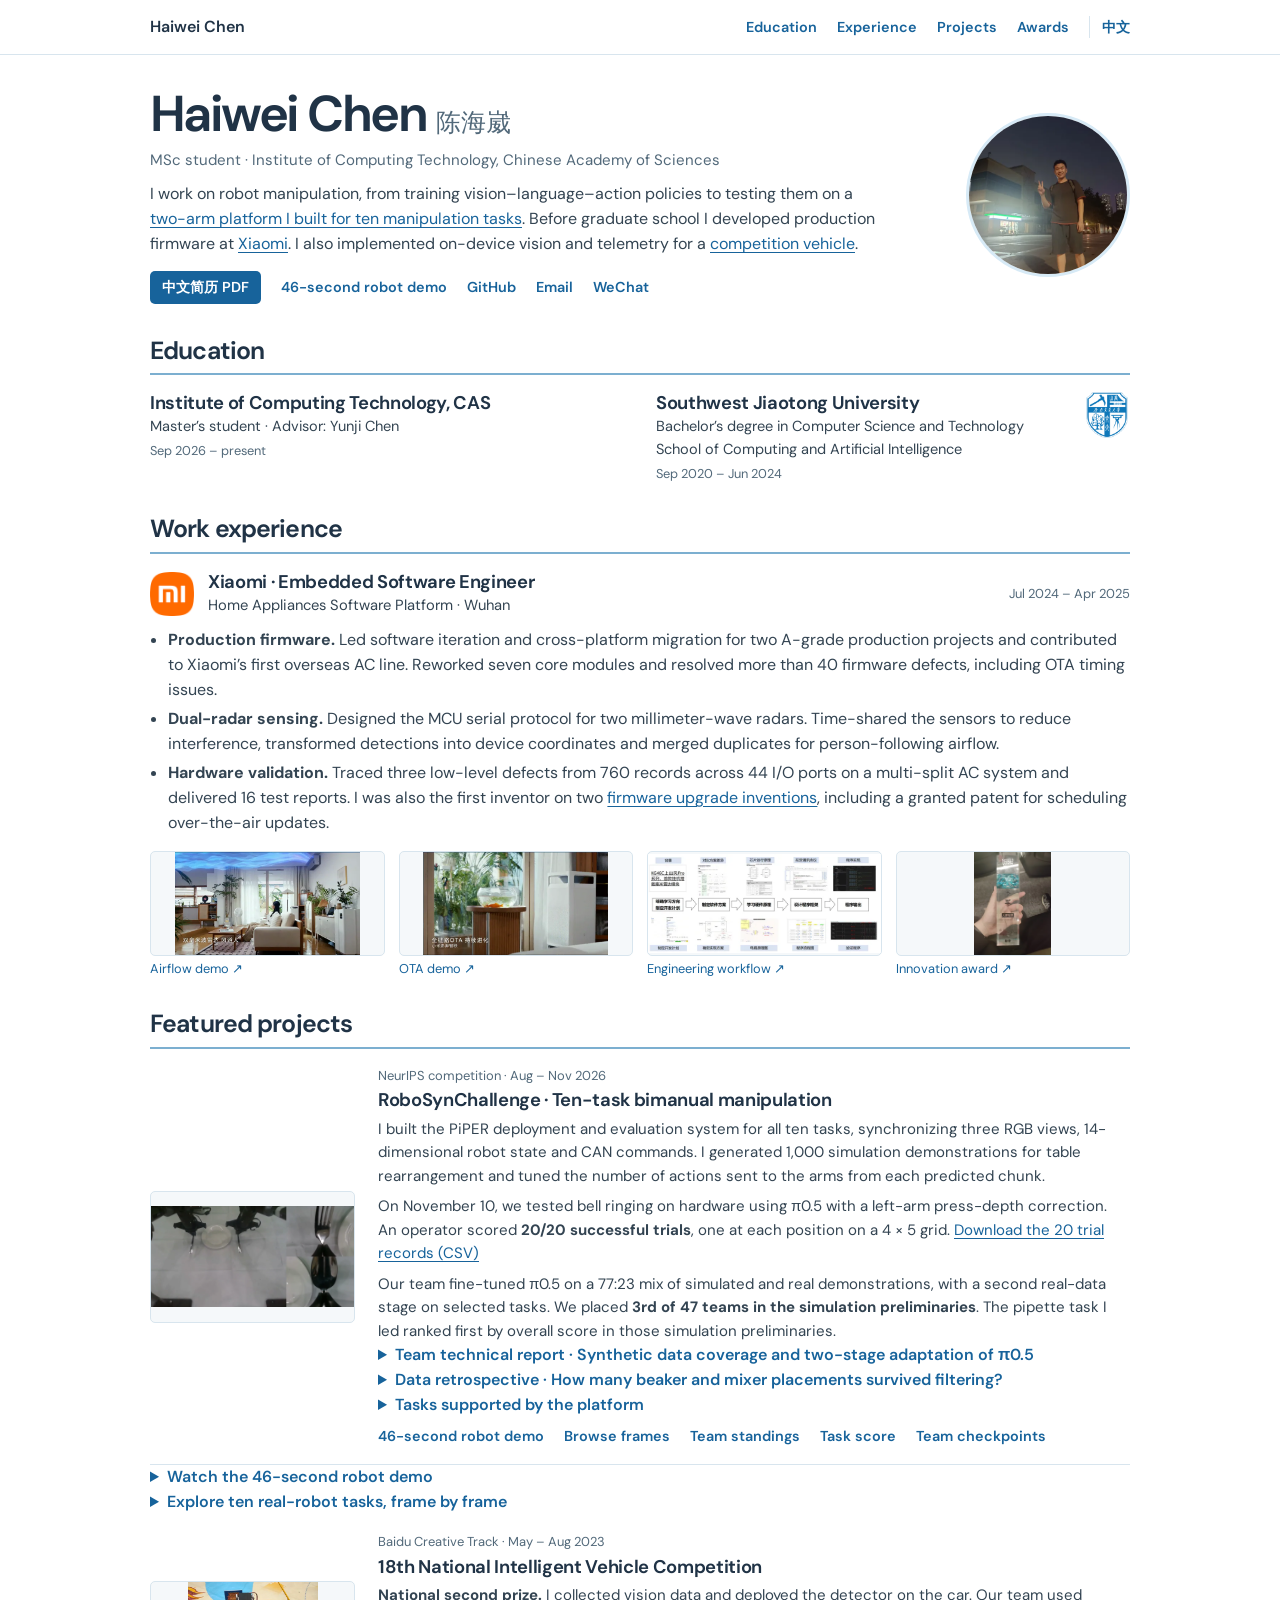
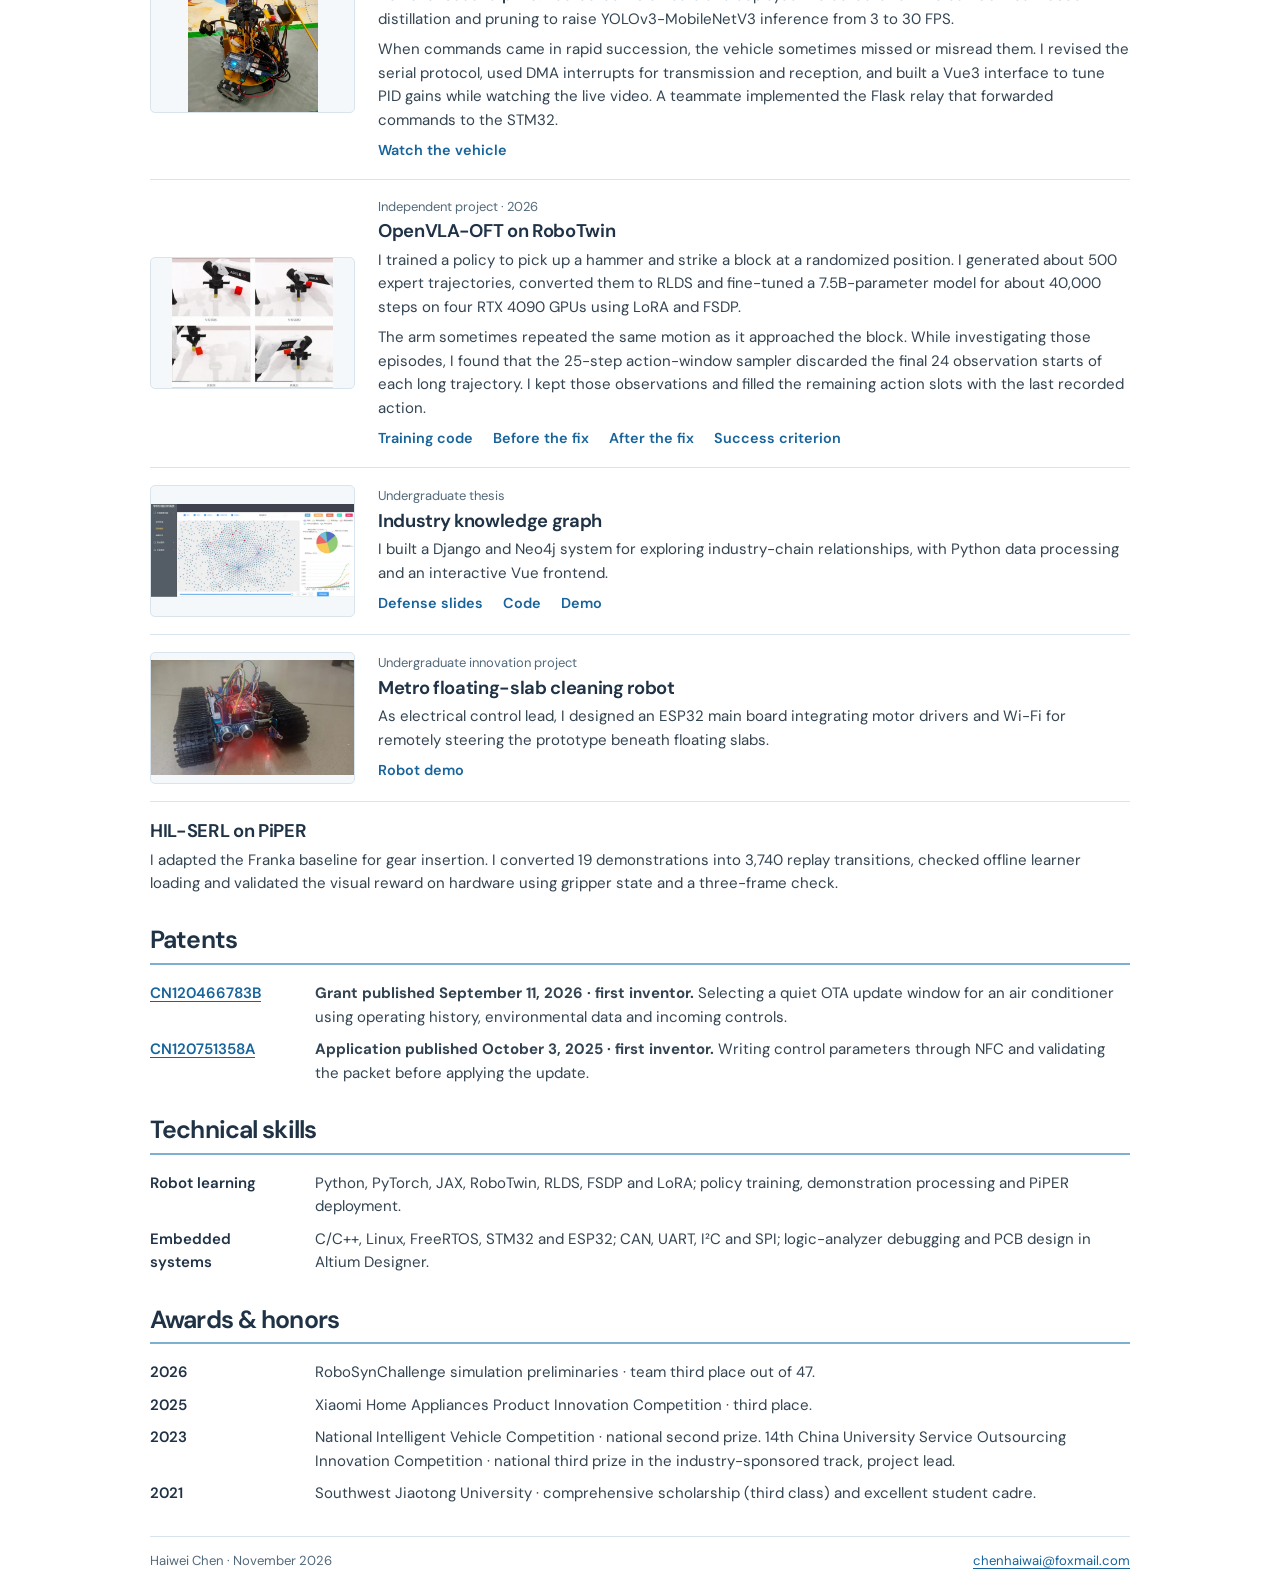
<file: index.html>
<!doctype html>
<html lang="en">
<head>
  <meta charset="utf-8"><meta name="viewport" content="width=device-width, initial-scale=1">
  <title>Haiwei Chen 陈海崴 · Robotics and embedded systems</title>
  <meta name="description" content="Haiwei Chen, MSc student at ICT, Chinese Academy of Sciences. Robot learning, Xiaomi embedded systems, and the National Intelligent Vehicle Competition.">
  <meta property="og:title" content="Haiwei Chen · Robotics and embedded systems">
  <meta property="og:description" content="Selected projects, industry experience and education.">
  <meta property="og:image" content="https://tutuwai.github.io/assets/project/robosyn-table.webp">
  <link rel="alternate" hreflang="zh-CN" href="https://tutuwai.github.io/zh.html">
  <link rel="alternate" hreflang="en" href="https://tutuwai.github.io/">
  <link rel="stylesheet" href="./assets/css/style.css?v=profile7">
</head>
<body>
<a class="skip" href="#main">Skip to content</a>
<header class="bar"><div class="container nav-inner"><a class="wordmark" href="#main">Haiwei Chen</a><nav aria-label="Main"><a href="#education">Education</a><a href="#experience">Experience</a><a href="#projects">Projects</a><a href="#awards">Awards</a><a class="language" lang="zh-CN" hreflang="zh-CN" href="./zh.html">中文</a></nav></div></header>
<main class="container" id="main">
  <header class="profile">
    <div class="profile-text"><h1>Haiwei Chen <span lang="zh-CN">陈海崴</span></h1>
      <p class="position">MSc student · Institute of Computing Technology, Chinese Academy of Sciences</p>
      <p>I work on robot manipulation, from training vision–language–action policies to testing them on a <a href="#robosynchallenge">two-arm platform I built for ten manipulation tasks</a>. Before graduate school I developed production firmware at <a href="#experience">Xiaomi</a>. I also implemented on-device vision and telemetry for a <a href="#smart-car">competition vehicle</a>.</p>
      <div class="links contacts"><a class="primary" href="./Resume.pdf" lang="zh-CN">中文简历 PDF</a><a href="#demo">46-second robot demo</a><a href="https://github.com/tutuwai">GitHub</a><a href="mailto:chenhaiwai@foxmail.com">Email</a><button id="show-wechat" type="button">WeChat</button></div>
    </div><img class="portrait" src="./assets/images/portrait.webp" width="180" height="180" alt="Haiwei Chen outdoors at night">
  </header>
  <section id="education" aria-labelledby="education-title"><h2 id="education-title">Education</h2>
    <div class="edu-grid"><article><h3>Institute of Computing Technology, CAS</h3><p>Master’s student · Advisor: Yunji Chen</p><p class="date">Sep 2026 – present</p></article>
    <article><img src="./assets/images/southwest-jiaotong-university-logo-1024px.png" class="school-logo" width="46" height="46" alt=""><h3>Southwest Jiaotong University</h3><p>Bachelor’s degree in Computer Science and Technology<br>School of Computing and Artificial Intelligence</p><p class="date">Sep 2020 – Jun 2024</p></article></div>
  </section>
  <section id="experience" aria-labelledby="work-title"><h2 id="work-title">Work experience</h2>
    <div class="job"><img class="mi-logo" src="./assets/images/logo-mi2.png" alt="" width="52" height="52"><div><h3>Xiaomi · Embedded Software Engineer</h3><p>Home Appliances Software Platform · Wuhan</p></div><span class="date">Jul 2024 – Apr 2025</span></div>
    <ul class="contributions">
      <li><strong>Production firmware.</strong> Led software iteration and cross-platform migration for two A-grade production projects and contributed to Xiaomi’s first overseas AC line. Reworked seven core modules and resolved more than 40 firmware defects, including OTA timing issues.</li>
      <li><strong>Dual-radar sensing.</strong> Designed the MCU serial protocol for two millimeter-wave radars. Time-shared the sensors to reduce interference, transformed detections into device coordinates and merged duplicates for person-following airflow.</li>
      <li><strong>Hardware validation.</strong> Traced three low-level defects from 760 records across 44 I/O ports on a multi-split AC system and delivered 16 test reports. I was also the first inventor on two <a href="#patents">firmware upgrade inventions</a>, including a granted patent for scheduling over-the-air updates.</li>
    </ul>
    <div class="gallery">
      <a href="./assets/images/work/QQ2026219-18271.gif"><img src="./assets/images/previews/radar.webp" alt="Air-conditioner airflow product demonstration"><span>Airflow demo ↗</span></a>
      <a href="./assets/images/work/QQ2026219-183840.gif"><img src="./assets/images/previews/ota.webp" alt="Over-the-air software update demonstration"><span>OTA demo ↗</span></a>
      <a href="./assets/images/work/PixPin_2026-02-19_18-43-06.png"><img src="./assets/images/previews/firmware.webp" alt="Firmware development workflow"><span>Engineering workflow ↗</span></a>
      <a href="./assets/images/work/jijun.jpg"><img src="./assets/images/previews/innovation.webp" alt="Xiaomi product innovation award"><span>Innovation award ↗</span></a>
    </div>
  </section>

  <section id="projects" aria-labelledby="project-title"><h2 id="project-title">Featured projects</h2>
    <article class="project" id="robosynchallenge">
      <a href="#recordings" class="art"><img src="./assets/project/robosyn-table.webp" alt="Overhead and wrist views of PiPER arranging cutlery"></a>
      <div><p class="date">NeurIPS competition · Aug – Nov 2026</p><h3>RoboSynChallenge · Ten-task bimanual manipulation</h3>
      <p>I built the PiPER deployment and evaluation system for all ten tasks, synchronizing three RGB views, 14-dimensional robot state and CAN commands. I generated 1,000 simulation demonstrations for table rearrangement and tuned the number of actions sent to the arms from each predicted chunk.</p>
      <p>On November 10, we tested bell ringing on hardware using π0.5 with a left-arm press-depth correction. An operator scored <strong>20/20 successful trials</strong>, one at each position on a 4 × 5 grid. <a href="./assets/project/bell-2026-11-10.csv" download>Download the 20 trial records (CSV)</a></p>
<p>Our team fine-tuned π0.5 on a 77:23 mix of simulated and real demonstrations, with a second real-data stage on selected tasks. We placed <strong>3rd of 47 teams in the simulation preliminaries</strong>. The pipette task I led ranked first by overall score in those simulation preliminaries.</p>
      <details id="team-report"><summary>Team technical report · Synthetic data coverage and two-stage adaptation of π0.5</summary>
        <p>Each task used 1,000 simulated trajectories and 60 official real-robot demonstrations. Our scripted expert succeeded more often at some object placements, so those placements dominated the training set. We randomized object and camera poses and lighting, then used Qwen offline to select demonstrations with the aim of reducing the bias toward common placements.</p>
        <p>We observed improvements at some placements near the edge of the sampled region. Continued training on real demonstrations sometimes hurt performance at other placements, so we used that second stage selectively. I co-authored the report, built the ten-task deployment platform, and generated the table-rearrangement simulations.</p>
      </details>
      <details id="data-coverage"><summary>Data retrospective · How many beaker and mixer placements survived filtering?</summary>
        <p>After filtering 600 simulated mixer demonstrations down to 449, all 25 position bins for each object still contained samples. Counting the two objects together gave a different picture: only 271 of the 309 observed placement pairs remained. Each orange square is one pair lost from the subset.</p>
        <figure class="viewer"><a href="./assets/project/mixer-layouts.webp"><img loading="lazy" width="1908" height="1007" style="width:100%;height:auto" src="./assets/project/mixer-layouts.webp" alt="All 25 position bins survive for each object individually. Counting beaker and mixer bins together reveals that 38 of the 309 original pairs disappeared."></a><figcaption>Two views of the same simulated starting positions. Real-robot success on these placements remains an open evaluation question.</figcaption></figure>
      </details>
      <details id="competition-tasks"><summary>Tasks supported by the platform</summary>
        <ul>
          <li><a href="?task=bell#recordings">Ring a bell</a></li>
          <li><a href="?task=table#recordings">Set a table</a></li>
          <li><a href="?task=pour#recordings">Pour water</a></li>
          <li><a href="?task=basket#recordings">Load and lift a basket</a></li>
          <li><a href="?task=handover#recordings">Pass a pen into a holder</a></li>
          <li><a href="?task=drawer#recordings">Put a tomato in a drawer</a></li>
          <li><a href="?task=mixer#recordings">Operate a mixer</a></li>
          <li><a href="?task=assembly#recordings">Join centrifuge tube parts</a></li>
          <li><a href="?task=pipette#recordings">Operate a pipette</a></li>
          <li><a href="?task=loading#recordings">Load a tube into a rack</a></li>
        </ul>
      </details>
      <div class="links"><a href="#demo">46-second robot demo</a><a href="#recordings">Browse frames</a><a href="https://robosyn-bench.net/#/leaderboard">Team standings</a><a href="https://robosyn-bench.net/#/leaderboard/manipulate_pipette">Task score</a><a href="https://huggingface.co/asiazyh/IAII-IICS-RoboSynChallenge-Final-Round-CKPT">Team checkpoints</a></div></div>
    </article>
    <details id="demo"><summary>Watch the 46-second robot demo</summary>
      <figure class="viewer"><video aria-label="Haiwei Chen's bimanual manipulation demo" controls playsinline preload="none" width="1280" height="720" poster="./assets/project/robosyn-demo-poster.webp">
        <source src="./assets/project/robosyn-demo.mp4" type="video/mp4">
        <track kind="subtitles" srclang="en" label="English" src="./assets/project/robosyn-demo.en.vtt" default>
      </video><figcaption>Table rearrangement, basket handling, bell pressing, and a dropped fork investigated using gripper commands. <a download href="./assets/project/robosyn-demo.mp4">Download MP4 (6.4 MB)</a></figcaption></figure>
    </details>
    <details id="recordings"><summary>Explore ten real-robot tasks, frame by frame</summary>
    <figure class="viewer">
        <div class="viewer-stage"><img id="still" src="./assets/project/robosyn-table.webp" width="960" height="480" alt="Overhead and wrist views of two arms arranging cutlery around a plate."><canvas id="sequence" width="768" height="384" hidden role="img" aria-label="Selected frame from a real PiPER evaluation, shown from three cameras."></canvas></div>
        <div class="viewer-controls" id="controls" hidden>
          <label class="replay-task" for="replay-task">Task <select id="replay-task">
            <option value="bell">Ring a bell</option>
            <option value="table" selected>Set a table</option>
            <option value="pour">Pour water</option>
            <option value="basket">Load and lift a basket</option>
            <option value="handover">Pass a pen into a holder</option>
            <option value="drawer">Put a tomato in a drawer</option>
            <option value="mixer">Operate a mixer</option>
            <option value="assembly">Join centrifuge tube parts</option>
            <option value="pipette">Operate a pipette</option>
            <option value="loading">Load a tube into a rack</option>
          </select></label>
          <div class="scrub"><label for="frame">Frame</label><input id="frame" type="range" min="0" max="11" value="8" step="1"><output id="frame-time" for="frame">28.1 s</output></div>
        </div>
        <figcaption>Overhead and wrist cameras, synchronized. Each task shows one selected run. <span id="run-result" aria-live="polite"></span></figcaption>
      </figure></details>
<article class="project" id="smart-car"><a class="art" href="https://www.bilibili.com/video/BV1eRfGBgEpp/"><img src="./assets/images/previews/car.webp" alt="Competition vehicle with its camera, electronics and wiring"></a>
      <div><p class="date">Baidu Creative Track · May – Aug 2023</p><h3>18th National Intelligent Vehicle Competition</h3><p><strong>National second prize.</strong> I collected vision data and deployed the detector on the car. Our team used distillation and pruning to raise YOLOv3-MobileNetV3 inference from 3 to 30 FPS.</p><p>When commands came in rapid succession, the vehicle sometimes missed or misread them. I revised the serial protocol, used DMA interrupts for transmission and reception, and built a Vue3 interface to tune PID gains while watching the live video. A teammate implemented the Flask relay that forwarded commands to the STM32.</p><div class="links"><a href="https://www.bilibili.com/video/BV1eRfGBgEpp/">Watch the vehicle</a></div></div></article>
    <article class="project"><a class="art" href="./assets/project/vla/cover.gif"><img src="./assets/images/previews/openvla.webp" alt="RoboTwin simulation views from a bimanual manipulation episode"></a>
      <div><p class="date">Independent project · 2026</p><h3>OpenVLA-OFT on RoboTwin</h3>
        <p>I trained a policy to pick up a hammer and strike a block at a randomized position. I generated about 500 expert trajectories, converted them to RLDS and fine-tuned a 7.5B-parameter model for about 40,000 steps on four RTX 4090 GPUs using LoRA and FSDP.</p>
        <p>The arm sometimes repeated the same motion as it approached the block. While investigating those episodes, I found that the 25-step action-window sampler discarded the final 24 observation starts of each long trajectory. I kept those observations and filled the remaining action slots with the last recorded action.</p>
        <div class="links"><a href="https://github.com/tutuwai/OpenVLA-RoboTwin-Finetuning">Training code</a><a href="https://github.com/tutuwai/OpenVLA-RoboTwin-Finetuning/blob/56dfd56edae0aa235b73158e913f3ba2792f05f7/assets/files/%E4%BC%98%E5%8C%96%E5%89%8D.gif">Before the fix</a><a href="https://github.com/tutuwai/OpenVLA-RoboTwin-Finetuning/blob/56dfd56edae0aa235b73158e913f3ba2792f05f7/assets/files/%E4%BC%98%E5%8C%96%E5%90%8E.gif">After the fix</a><a href="https://github.com/tutuwai/OpenVLA-RoboTwin-Finetuning/blob/56dfd56edae0aa235b73158e913f3ba2792f05f7/envs/beat_block_hammer.py#L82-L87">Success criterion</a></div></div></article>
    <article class="project"><a class="art" href="./assets/project/Graduation_Project/陈海崴-毕业设计答辩.pdf"><img src="./assets/images/previews/graph.webp" loading="lazy" alt="Interactive industry knowledge graph interface"></a>
      <div><p class="date">Undergraduate thesis</p><h3>Industry knowledge graph</h3><p>I built a Django and Neo4j system for exploring industry-chain relationships, with Python data processing and an interactive Vue frontend.</p><div class="links"><a href="./assets/project/Graduation_Project/陈海崴-毕业设计答辩.pdf">Defense slides</a><a href="https://github.com/tutuwai/industry-knowledge-graph-neo4j">Code</a><a href="https://www.bilibili.com/video/BV1bwfVBvEZx/">Demo</a></div></div></article>
    <article class="project"><a class="art" href="https://www.bilibili.com/video/BV1YRfGBgE7h/"><img loading="lazy" src="./assets/images/previews/crawler.webp" alt="Tracked metro-cleaning robot prototype"></a>
      <div><p class="date">Undergraduate innovation project</p><h3>Metro floating-slab cleaning robot</h3><p>As electrical control lead, I designed an ESP32 main board integrating motor drivers and Wi-Fi for remotely steering the prototype beneath floating slabs.</p><div class="links"><a href="https://www.bilibili.com/video/BV1YRfGBgE7h/">Robot demo</a></div></div></article>
    <article class="hil-note"><h3>HIL-SERL on PiPER</h3><p>I adapted the Franka baseline for gear insertion. I converted 19 demonstrations into 3,740 replay transitions, checked offline learner loading and validated the visual reward on hardware using gripper state and a three-frame check.</p></article>

  </section>
  <section id="patents"><h2>Patents</h2><dl class="records">
    <dt><a href="https://eureka.patsnap.com/patent/CN120466783B">CN120466783B</a></dt><dd><strong>Grant published September 11, 2026 · first inventor.</strong> Selecting a quiet OTA update window for an air conditioner using operating history, environmental data and incoming controls.</dd>
    <dt><a href="https://patents.google.com/patent/CN120751358A/en">CN120751358A</a></dt><dd><strong>Application published October 3, 2025 · first inventor.</strong> Writing control parameters through NFC and validating the packet before applying the update.</dd>
  </dl></section>
  <section id="skills"><h2>Technical skills</h2><dl class="records">
    <dt>Robot learning</dt><dd>Python, PyTorch, JAX, RoboTwin, RLDS, FSDP and LoRA; policy training, demonstration processing and PiPER deployment.</dd>
    <dt>Embedded systems</dt><dd>C/C++, Linux, FreeRTOS, STM32 and ESP32; CAN, UART, I²C and SPI; logic-analyzer debugging and PCB design in Altium Designer.</dd>
  </dl></section>
  <section id="awards"><h2>Awards &amp; honors</h2><dl class="records">
    <dt>2026</dt><dd>RoboSynChallenge simulation preliminaries · team third place out of 47.</dd>
    <dt>2025</dt><dd>Xiaomi Home Appliances Product Innovation Competition · third place.</dd>
    <dt>2023</dt><dd>National Intelligent Vehicle Competition · national second prize. 14th China University Service Outsourcing Innovation Competition · national third prize in the industry-sponsored track, project lead.</dd>
    <dt>2021</dt><dd>Southwest Jiaotong University · comprehensive scholarship (third class) and excellent student cadre.</dd>
  </dl></section>
</main>
<footer class="container"><span>Haiwei Chen · November 2026</span><a href="mailto:chenhaiwai@foxmail.com">chenhaiwai@foxmail.com</a></footer>
<dialog id="wechat" aria-labelledby="wechat-title"><div class="dialog-head"><h2 id="wechat-title">WeChat</h2><button type="button" id="close-wechat">Close</button></div><img width="260" height="300" src="./assets/images/wechat.jpg" alt="Scan with WeChat to contact Haiwei Chen"></dialog>
<script src="./assets/sequence.js?v=4" defer></script>
<script src="./assets/profile.js?v=3" defer></script>

</body></html>
</file>
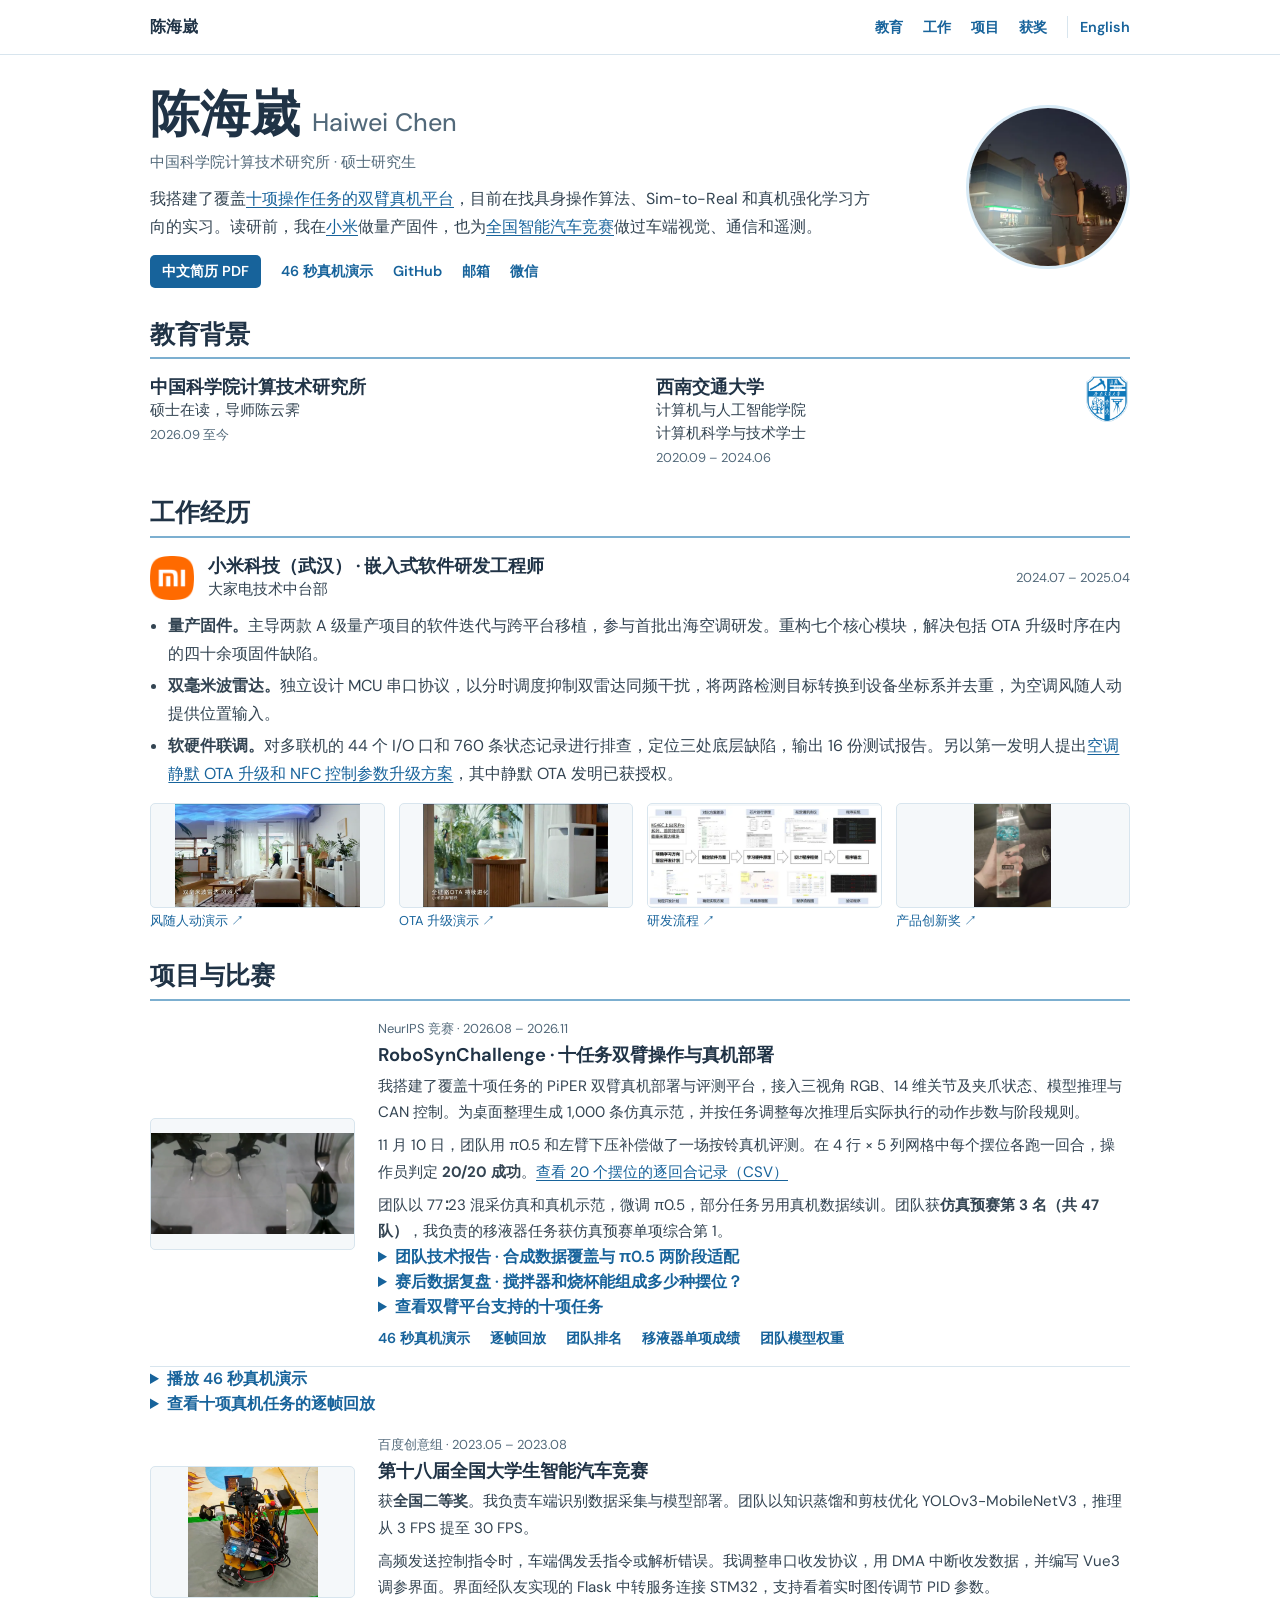
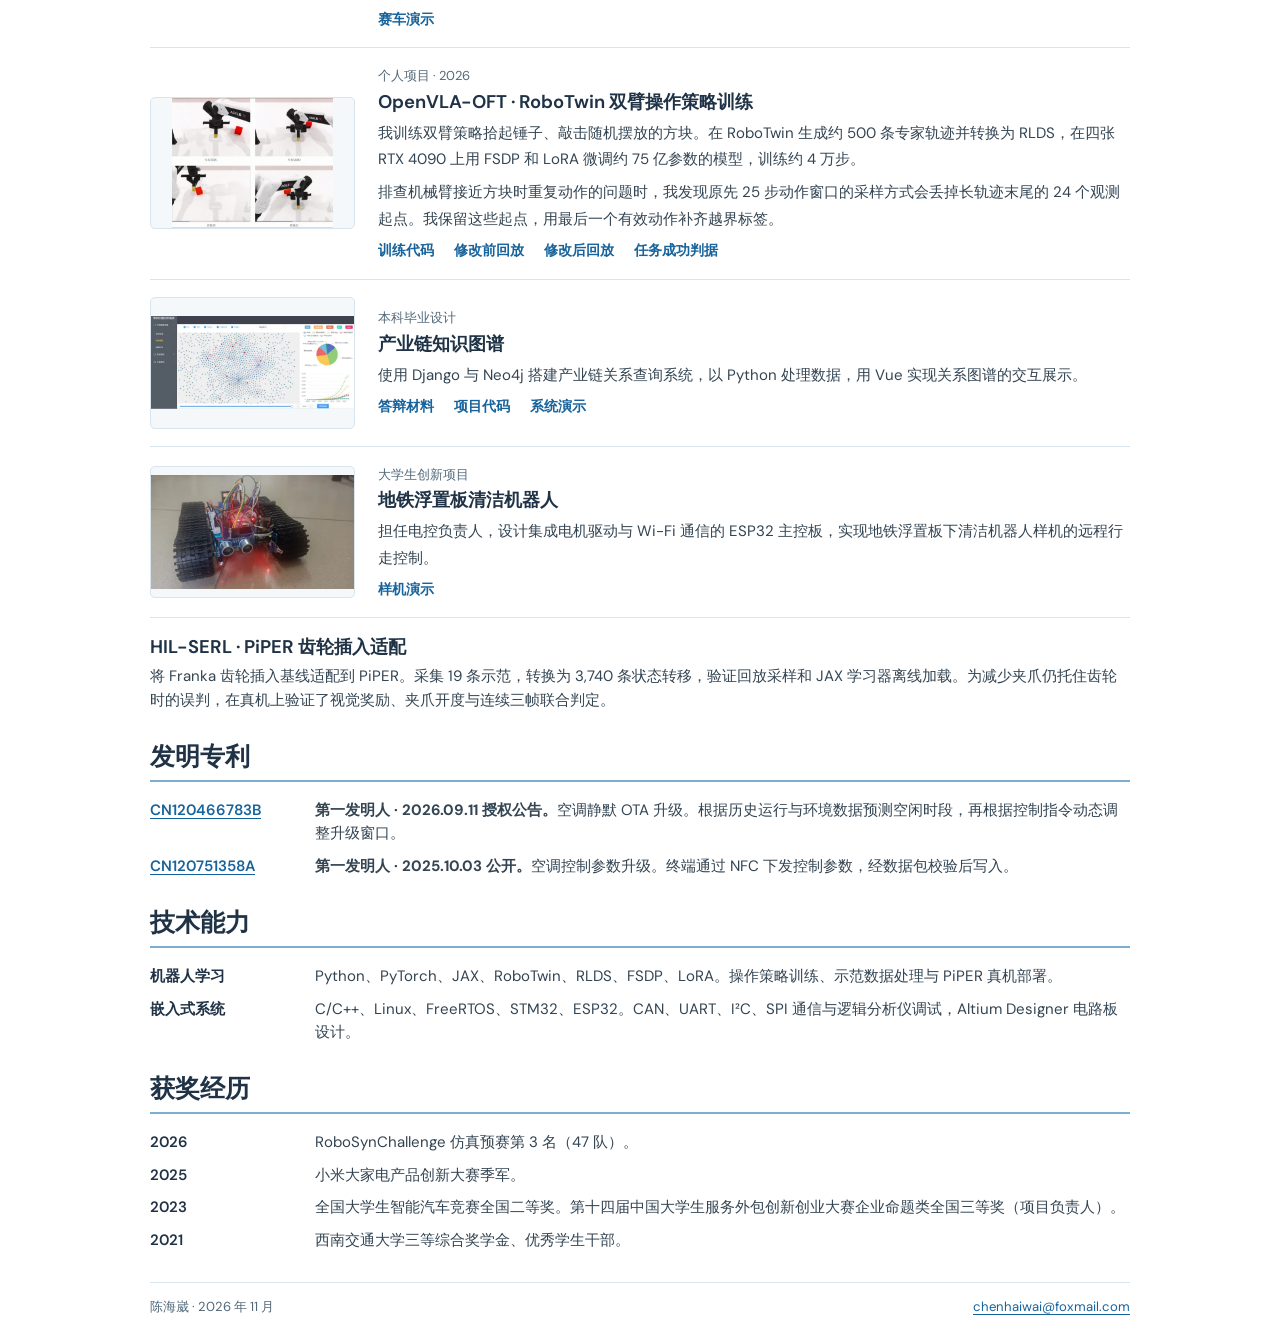
<file: zh.html>
<!DOCTYPE html>

<html lang="zh-CN">
<head>
<meta charset="utf-8"/><meta content="width=device-width, initial-scale=1" name="viewport"/>
<title>陈海崴 · 机器人操作与嵌入式系统</title>
<meta content="陈海崴，中国科学院计算技术研究所硕士在读。研究机器人操作策略的训练与真机部署，曾在小米从事空调量产固件研发。" name="description"/>
<meta content="陈海崴 · 机器人操作与嵌入式系统" property="og:title"/>
<meta content="双臂机器人十任务平台、OpenVLA-OFT 策略训练、小米量产固件与全国智能汽车竞赛。" property="og:description"/>
<meta content="https://tutuwai.github.io/assets/project/robosyn-table.webp" property="og:image"/>
<link href="https://tutuwai.github.io/zh.html" hreflang="zh-CN" rel="alternate"/>
<link href="https://tutuwai.github.io/" hreflang="en" rel="alternate"/>
<link href="./assets/css/style.css?v=profile7" rel="stylesheet"/>
</head>
<body>
<a class="skip" href="#main">跳到正文</a>
<header class="bar"><div class="container nav-inner"><a class="wordmark" href="#main">陈海崴</a><nav aria-label="主导航"><a href="#education">教育</a><a href="#experience">工作</a><a href="#projects">项目</a><a href="#awards">获奖</a><a class="language" href="./" hreflang="en" lang="en">English</a></nav></div></header>
<main class="container" id="main">
<header class="profile">
<div class="profile-text"><h1>陈海崴 <span lang="en">Haiwei Chen</span></h1>
<p class="position">中国科学院计算技术研究所 · 硕士研究生</p>
<p>我搭建了覆盖<a href="#robosynchallenge">十项操作任务的双臂真机平台</a>，目前在找具身操作算法、Sim-to-Real 和真机强化学习方向的实习。读研前，我在<a href="#experience">小米</a>做量产固件，也为<a href="#smart-car">全国智能汽车竞赛</a>做过车端视觉、通信和遥测。</p>
<div class="links contacts"><a class="primary" href="./Resume.pdf" lang="zh-CN">中文简历 PDF</a><a href="#demo">46 秒真机演示</a><a href="https://github.com/tutuwai">GitHub</a><a href="mailto:chenhaiwai@foxmail.com">邮箱</a><button id="show-wechat" type="button">微信</button></div>
</div><img alt="陈海崴的个人照片" class="portrait" height="180" src="./assets/images/portrait.webp" width="180"/>
</header>
<section aria-labelledby="education-title" id="education"><h2 id="education-title">教育背景</h2>
<div class="edu-grid"><article><h3>中国科学院计算技术研究所</h3><p>硕士在读，导师陈云霁</p><p class="date">2026.09 至今</p></article>
<article><img alt="" class="school-logo" height="46" src="./assets/images/southwest-jiaotong-university-logo-1024px.png" width="46"/><h3>西南交通大学</h3><p>计算机与人工智能学院<br/>计算机科学与技术学士</p><p class="date">2020.09 – 2024.06</p></article></div>
</section>
<section aria-labelledby="work-title" id="experience"><h2 id="work-title">工作经历</h2>
<div class="job"><img alt="" class="mi-logo" height="52" src="./assets/images/logo-mi2.png" width="52"/><div><h3>小米科技（武汉） · 嵌入式软件研发工程师</h3><p>大家电技术中台部</p></div><span class="date">2024.07 – 2025.04</span></div>
<ul class="contributions">
<li><strong>量产固件。</strong>主导两款 A 级量产项目的软件迭代与跨平台移植，参与首批出海空调研发。重构七个核心模块，解决包括 OTA 升级时序在内的四十余项固件缺陷。</li>
<li><strong>双毫米波雷达。</strong>独立设计 MCU 串口协议，以分时调度抑制双雷达同频干扰，将两路检测目标转换到设备坐标系并去重，为空调风随人动提供位置输入。</li>
<li><strong>软硬件联调。</strong>对多联机的 44 个 I/O 口和 760 条状态记录进行排查，定位三处底层缺陷，输出 16 份测试报告。另以第一发明人提出<a href="#patents">空调静默 OTA 升级和 NFC 控制参数升级方案</a>，其中静默 OTA 发明已获授权。</li>
</ul>
<div class="gallery">
<a href="./assets/images/work/QQ2026219-18271.gif"><img alt="风随人动演示" src="./assets/images/previews/radar.webp"/><span>风随人动演示 ↗</span></a>
<a href="./assets/images/work/QQ2026219-183840.gif"><img alt="空调固件 OTA 升级演示" src="./assets/images/previews/ota.webp"/><span>OTA 升级演示 ↗</span></a>
<a href="./assets/images/work/PixPin_2026-02-19_18-43-06.png"><img alt="固件研发流程" src="./assets/images/previews/firmware.webp"/><span>研发流程 ↗</span></a>
<a href="./assets/images/work/jijun.jpg"><img alt="小米产品创新大赛获奖照片" src="./assets/images/previews/innovation.webp"/><span>产品创新奖 ↗</span></a>
</div>
</section>
<section aria-labelledby="project-title" id="projects"><h2 id="project-title">项目与比赛</h2>
<article class="project" id="robosynchallenge">
<a class="art" href="#recordings"><img alt="PiPER 整理桌面的顶视与腕部画面" src="./assets/project/robosyn-table.webp"/></a>
<div><p class="date">NeurIPS 竞赛 · 2026.08 – 2026.11</p><h3>RoboSynChallenge · 十任务双臂操作与真机部署</h3>
<p>我搭建了覆盖十项任务的 PiPER 双臂真机部署与评测平台，接入三视角 RGB、14 维关节及夹爪状态、模型推理与 CAN 控制。为桌面整理生成 1,000 条仿真示范，并按任务调整每次推理后实际执行的动作步数与阶段规则。</p>
<p>11 月 10 日，团队用 π0.5 和左臂下压补偿做了一场按铃真机评测。在 4 行 × 5 列网格中每个摆位各跑一回合，操作员判定 <strong>20/20 成功</strong>。<a href="./assets/project/bell-2026-11-10.csv" download>查看 20 个摆位的逐回合记录（CSV）</a></p>
<p>团队以 77∶23 混采仿真和真机示范，微调 π0.5，部分任务另用真机数据续训。团队获<strong>仿真预赛第 3 名（共 47 队）</strong>，我负责的移液器任务获仿真预赛单项综合第 1。</p>
<details id="team-report"><summary>团队技术报告 · 合成数据覆盖与 π0.5 两阶段适配</summary>
<p>每项任务使用 1,000 条仿真轨迹和 60 条官方真机示范。专家脚本在部分摆位更容易成功，这些摆位在训练集中也就出现得更频繁。团队随机化物体位姿、相机和光照，再用 Qwen 离线筛选示范，希望减少常见摆位在训练集中的占比。</p>
<p>我们在部分边界摆位上观察到改善。仅用真机示范继续训练，有时会削弱策略对其他摆位的适应能力，因此只在部分任务上采用第二阶段。报告记录了这些定性观察。我是报告共同作者，负责十任务真机平台与部署，并为桌面整理生成仿真轨迹。</p></details>
<details id="data-coverage"><summary>赛后数据复盘 · 搅拌器和烧杯能组成多少种摆位？</summary>
<p>从一批 600 条搅拌器仿真示范中筛出 449 条后，烧杯和搅拌器各自的 25 个位置格都有样本。把两件物体放在一起看，原有的 309 种位置组合只剩下 271 种。图中每个橙色方格，都是筛选后消失的一种组合。</p>
<figure class="viewer"><a href="./assets/project/mixer-layouts.webp"><img loading="lazy" width="1908" height="1007" style="width:100%;height:auto" src="./assets/project/mixer-layouts.webp" alt="两张单物体位置表均保留全部 25 格；按烧杯和搅拌器位置交叉统计，309 个组合中有 38 个在筛选后消失。"/></a><figcaption>同一批示范的两种统计方式。这里统计仿真初始摆位，策略在对应真机摆位上的成功率仍待评测。</figcaption></figure></details>
<details id="competition-tasks"><summary>查看双臂平台支持的十项任务</summary>
<ul>
<li><a href="?task=bell#recordings">按铃</a></li>
<li><a href="?task=table#recordings">桌面整理</a></li>
<li><a href="?task=pour#recordings">倒水</a></li>
<li><a href="?task=basket#recordings">装奶盒并提篮</a></li>
<li><a href="?task=handover#recordings">交接笔入筒</a></li>
<li><a href="?task=drawer#recordings">开抽屉放番茄</a></li>
<li><a href="?task=mixer#recordings">操作搅拌器</a></li>
<li><a href="?task=assembly#recordings">离心管对接</a></li>
<li><a href="?task=pipette#recordings">操作移液器</a></li>
<li><a href="?task=loading#recordings">试管入架</a></li>
</ul>
</details>
<div class="links"><a href="#demo">46 秒真机演示</a><a href="#recordings">逐帧回放</a><a href="https://robosyn-bench.net/#/leaderboard">团队排名</a><a href="https://robosyn-bench.net/#/leaderboard/manipulate_pipette">移液器单项成绩</a><a href="https://huggingface.co/asiazyh/IAII-IICS-RoboSynChallenge-Final-Round-CKPT">团队模型权重</a></div></div>
</article>
<details id="demo"><summary>播放 46 秒真机演示</summary>
<figure class="viewer"><video aria-label="陈海崴的双臂操作项目演示" controls playsinline preload="none" width="1280" height="720" poster="./assets/project/robosyn-demo-poster.webp">
<source src="./assets/project/robosyn-demo.mp4" type="video/mp4"/>
<track kind="subtitles" srclang="en" label="English" src="./assets/project/robosyn-demo.en.vtt"/>
</video><figcaption>桌面整理、装盒提篮、按铃与一次餐叉滑落的日志复盘。<a download href="./assets/project/robosyn-demo.mp4">下载 MP4（6.4 MB）</a></figcaption></figure></details>
<details id="recordings"><summary>查看十项真机任务的逐帧回放</summary>
<figure class="viewer">
<div class="viewer-stage"><img alt="双臂围绕盘子整理餐具的顶视与腕部画面" height="480" id="still" src="./assets/project/robosyn-table.webp" width="960"/><canvas aria-label="PiPER 真机评测的三机位同步画面" height="384" hidden="" id="sequence" role="img" width="768"></canvas></div>
<div class="viewer-controls" hidden="" id="controls">
<label class="replay-task" for="replay-task">选择任务 <select id="replay-task">
            <option value="bell">按铃</option>
            <option value="table" selected>桌面整理</option>
            <option value="pour">倒水</option>
            <option value="basket">装奶盒并提篮</option>
            <option value="handover">交接笔入筒</option>
            <option value="drawer">开抽屉放番茄</option>
            <option value="mixer">操作搅拌器</option>
            <option value="assembly">离心管对接</option>
            <option value="pipette">操作移液器</option>
            <option value="loading">试管入架</option>
          </select></label>
<div class="scrub"><label for="frame">回放帧</label><input id="frame" max="11" min="0" step="1" type="range" value="8"/><output for="frame" id="frame-time">28.1 s</output></div>
</div>
<figcaption>顶视与双腕相机同步录像，每项选取一个回合。<span id="run-result" aria-live="polite"></span></figcaption>
</figure></details>
<article class="project" id="smart-car"><a class="art" href="https://www.bilibili.com/video/BV1eRfGBgEpp/"><img alt="智能汽车赛赛车的相机与电路" src="./assets/images/previews/car.webp"/></a>
<div><p class="date">百度创意组 · 2023.05 – 2023.08</p><h3>第十八届全国大学生智能汽车竞赛</h3><p>获<strong>全国二等奖</strong>。我负责车端识别数据采集与模型部署。团队以知识蒸馏和剪枝优化 YOLOv3-MobileNetV3，推理从 3 FPS 提至 30 FPS。</p><p>高频发送控制指令时，车端偶发丢指令或解析错误。我调整串口收发协议，用 DMA 中断收发数据，并编写 Vue3 调参界面。界面经队友实现的 Flask 中转服务连接 STM32，支持看着实时图传调节 PID 参数。</p><div class="links"><a href="https://www.bilibili.com/video/BV1eRfGBgEpp/">赛车演示</a></div></div></article>
<article class="project"><a class="art" href="./assets/project/vla/cover.gif"><img alt="RoboTwin 双臂操作仿真画面" src="./assets/images/previews/openvla.webp"/></a>
<div><p class="date">个人项目 · 2026</p><h3>OpenVLA-OFT · RoboTwin 双臂操作策略训练</h3>
<p>我训练双臂策略拾起锤子、敲击随机摆放的方块。在 RoboTwin 生成约 500 条专家轨迹并转换为 RLDS，在四张 RTX 4090 上用 FSDP 和 LoRA 微调约 75 亿参数的模型，训练约 4 万步。</p>
<p>排查机械臂接近方块时重复动作的问题时，我发现原先 25 步动作窗口的采样方式会丢掉长轨迹末尾的 24 个观测起点。我保留这些起点，用最后一个有效动作补齐越界标签。</p>
<div class="links"><a href="https://github.com/tutuwai/OpenVLA-RoboTwin-Finetuning">训练代码</a><a href="https://github.com/tutuwai/OpenVLA-RoboTwin-Finetuning/blob/56dfd56edae0aa235b73158e913f3ba2792f05f7/assets/files/%E4%BC%98%E5%8C%96%E5%89%8D.gif">修改前回放</a><a href="https://github.com/tutuwai/OpenVLA-RoboTwin-Finetuning/blob/56dfd56edae0aa235b73158e913f3ba2792f05f7/assets/files/%E4%BC%98%E5%8C%96%E5%90%8E.gif">修改后回放</a><a href="https://github.com/tutuwai/OpenVLA-RoboTwin-Finetuning/blob/56dfd56edae0aa235b73158e913f3ba2792f05f7/envs/beat_block_hammer.py#L82-L87">任务成功判据</a></div></div></article>
<article class="project"><a class="art" href="./assets/project/Graduation_Project/陈海崴-毕业设计答辩.pdf"><img alt="产业链知识图谱交互界面" loading="lazy" src="./assets/images/previews/graph.webp"/></a>
<div><p class="date">本科毕业设计</p><h3>产业链知识图谱</h3><p>使用 Django 与 Neo4j 搭建产业链关系查询系统，以 Python 处理数据，用 Vue 实现关系图谱的交互展示。</p><div class="links"><a href="./assets/project/Graduation_Project/陈海崴-毕业设计答辩.pdf">答辩材料</a><a href="https://github.com/tutuwai/industry-knowledge-graph-neo4j">项目代码</a><a href="https://www.bilibili.com/video/BV1bwfVBvEZx/">系统演示</a></div></div></article>
<article class="project"><a class="art" href="https://www.bilibili.com/video/BV1YRfGBgE7h/"><img alt="履带式清洁机器人样机" loading="lazy" src="./assets/images/previews/crawler.webp"/></a>
<div><p class="date">大学生创新项目</p><h3>地铁浮置板清洁机器人</h3><p>担任电控负责人，设计集成电机驱动与 Wi-Fi 通信的 ESP32 主控板，实现地铁浮置板下清洁机器人样机的远程行走控制。</p><div class="links"><a href="https://www.bilibili.com/video/BV1YRfGBgE7h/">样机演示</a></div></div></article>
<article class="hil-note"><h3>HIL-SERL · PiPER 齿轮插入适配</h3><p>将 Franka 齿轮插入基线适配到 PiPER。采集 19 条示范，转换为 3,740 条状态转移，验证回放采样和 JAX 学习器离线加载。为减少夹爪仍托住齿轮时的误判，在真机上验证了视觉奖励、夹爪开度与连续三帧联合判定。</p></article>

</section>
<section id="patents"><h2>发明专利</h2><dl class="records">
<dt><a href="https://eureka.patsnap.com/patent/CN120466783B">CN120466783B</a></dt><dd><strong>第一发明人 · 2026.09.11 授权公告。</strong>空调静默 OTA 升级。根据历史运行与环境数据预测空闲时段，再根据控制指令动态调整升级窗口。</dd>
<dt><a href="https://patents.google.com/patent/CN120751358A/zh">CN120751358A</a></dt><dd><strong>第一发明人 · 2025.10.03 公开。</strong>空调控制参数升级。终端通过 NFC 下发控制参数，经数据包校验后写入。</dd>
</dl></section>
<section id="skills"><h2>技术能力</h2><dl class="records">
<dt>机器人学习</dt><dd>Python、PyTorch、JAX、RoboTwin、RLDS、FSDP、LoRA。操作策略训练、示范数据处理与 PiPER 真机部署。</dd>
<dt>嵌入式系统</dt><dd>C/C++、Linux、FreeRTOS、STM32、ESP32。CAN、UART、I²C、SPI 通信与逻辑分析仪调试，Altium Designer 电路板设计。</dd>
</dl></section>
<section id="awards"><h2>获奖经历</h2><dl class="records">
<dt>2026</dt><dd>RoboSynChallenge 仿真预赛第 3 名（47 队）。</dd>
<dt>2025</dt><dd>小米大家电产品创新大赛季军。</dd>
<dt>2023</dt><dd>全国大学生智能汽车竞赛全国二等奖。第十四届中国大学生服务外包创新创业大赛企业命题类全国三等奖（项目负责人）。</dd>
<dt>2021</dt><dd>西南交通大学三等综合奖学金、优秀学生干部。</dd>
</dl></section>
</main>
<footer class="container"><span>陈海崴 · 2026 年 11 月</span><a href="mailto:chenhaiwai@foxmail.com">chenhaiwai@foxmail.com</a></footer>
<dialog aria-labelledby="wechat-title" id="wechat"><div class="dialog-head"><h2 id="wechat-title">微信</h2><button id="close-wechat" type="button">关闭</button></div><img alt="用微信扫码联系陈海崴" height="300" src="./assets/images/wechat.jpg" width="260"/></dialog>
<script defer="" src="./assets/sequence.js?v=4"></script>
<script defer="" src="./assets/profile.js?v=3"></script>
</body></html>
</file>
<file: assets/css/style.css>
@font-face {
  font-family: "DM Sans";
  src: url("../fonts/dm-sans-latin.woff2") format("woff2");
  font-style: normal; font-weight: 400 750; font-display: swap;
}
:root { color-scheme: light; --ink:#203346; --body:#334452; --accent:#17639b; --line:#d8e5ee; --sub:#52697a; }
* { box-sizing: border-box; }
[hidden] { display:none!important; }
html { scroll-padding-top: 18px; }
body { margin:0; background:#fff; color:var(--body); font:16px/1.56 "DM Sans","Segoe UI","Microsoft YaHei",sans-serif; }
.container { width:min(980px,calc(100% - 56px)); margin-inline:auto; }
h1,h2,h3,p,dl,dd,figure { margin:0; }
a,button { color:var(--accent); text-underline-offset:3px; }
button, input { font:inherit; }
button,summary { cursor:pointer; }
a:hover,button:hover { color:#10456e; }
a:focus-visible,button:focus-visible,input:focus-visible,summary:focus-visible { outline:3px solid #4685bc; outline-offset:3px; }
.skip { position:absolute; top:-80px; background:white; padding:10px; }
.skip:focus { top:0; z-index:2; }
.bar { border-bottom:1px solid var(--line); }
.nav-inner,nav,.links,.job,footer,.dialog-head { display:flex; align-items:center; }
.nav-inner,footer,.dialog-head { justify-content:space-between; gap:12px; }
.nav-inner { min-height:54px; }
nav,.links { gap:10px 20px; flex-wrap:wrap; }
nav a,.wordmark,.links a,.links button { font-weight:600; text-decoration:none; }
nav a,.links { font-size:.9rem; }
nav a:hover,.links a:hover,.links button:hover { text-decoration:underline; }
.wordmark { color:var(--ink); }
.language { border-inline-start:1px solid var(--line); padding-inline-start:12px; }
html:lang(zh) .profile-text > p,html:lang(zh) .project p,html:lang(zh) .contributions { line-height:1.75; }
html:lang(zh) h1,html:lang(zh) h2,html:lang(zh) h3 { letter-spacing:normal; }
.profile { display:grid; grid-template-columns:minmax(0,1fr) 164px; gap:clamp(20px,7vw,86px); align-items:center; padding:32px 0 27px; }
.portrait { border-radius:50%; width:164px; height:164px; object-fit:cover; object-position:50% 43%; border:3px solid #d7eaf6; }
h1 { font-size:clamp(2.35rem,4vw,3.15rem); line-height:1.09; font-weight:650; color:var(--ink); letter-spacing:-.05em; }
h1 span { font-size:.5em; font-weight:450; color:var(--sub); letter-spacing:0; white-space:nowrap; }
.position { margin:7px 0 10px; color:var(--sub); font-size:.94rem; }
.contacts { margin-top:14px; }
.links button { font-family:inherit; font-size:inherit; border:0; background:transparent; padding:0; }
.primary { color:#fff; background:var(--accent); border-radius:5px; padding:5px 12px; }
.primary:hover { color:white; background:#10456e; }
main > section { margin:5px 0 30px; }
h2 { font-size:1.55rem; line-height:1.2; color:var(--ink); font-weight:650; letter-spacing:-.035em; border-bottom:2px solid #7cafd0; padding-bottom:8px; margin-bottom:17px; }
h3 { font-size:1.15rem; color:var(--ink); line-height:1.3; font-weight:650; letter-spacing:-.018em; }
.date,figcaption { font-size:.81rem; color:var(--sub); }
.edu-grid { display:grid; grid-template-columns:1fr 1fr; gap:15px 32px; }
.edu-grid p { font-size:.91rem; }
.edu-grid .date { margin-top:2px; font-size:.8rem; }
.school-logo { float:right; margin-left:7px; object-fit:contain; }
.job { gap:14px; }
.job .date { margin-left:auto; white-space:nowrap; }
.mi-logo { width:44px; height:44px; object-fit:contain; }
.job p { font-size:.92rem; }
.contributions { padding-left:1.15em; margin:11px 0 15px; }
.contributions li { margin:4px 0; }
.gallery { display:grid; grid-template-columns:repeat(4,1fr); gap:14px; }
.gallery a { text-decoration:none; color:var(--accent); }
.gallery img { display:block; width:100%; height:clamp(70px,9vw,105px); object-fit:contain; border:1px solid var(--line); border-radius:5px; background:#f5f8fa; }
.gallery span { display:block; font-size:.8rem; margin-top:3px; }
.gallery a:hover span { text-decoration:underline; }
.project { display:grid; grid-template-columns:clamp(125px,21vw,205px) minmax(0,1fr); gap:23px; align-items:center; padding:17px 0; border-bottom:1px solid var(--line); }
#projects h2 { margin-bottom:0; }
.art { display:flex; align-items:center; justify-content:center; overflow:hidden; border-radius:5px; border:1px solid var(--line); background:#f5f8fa; }
.art img { display:block; width:100%; height:130px; object-fit:contain; }
.project h3 { margin:3px 0 5px; }
.project p:not(.date),.hil-note p { font-size:.94rem; }
.project p + p,.project .links { margin-top:7px; }
.hil-note { margin:18px 0 20px; }
.hil-note h3 { margin:0 0 5px; }
summary { font-weight:600; color:var(--accent); }
.viewer { max-width:780px; margin:12px 0; }
.viewer video { display:block; width:100%; height:auto; background:#101f23; }
.viewer-stage { aspect-ratio:2/1; background:#182433; }
.viewer-stage img,.viewer-stage canvas { width:100%; display:block; height:auto; }
.viewer-controls,.replay-task,.scrub { display:flex; align-items:center; gap:7px; flex-wrap:wrap; }
.viewer-controls { padding:8px 12px; color:#fff; background:#223347; justify-content:space-between; }
.replay-task { font-size:.875rem; max-width:100%; }
.replay-task select { max-width:100%; padding:.3rem .45rem; background:#fff; color:var(--ink); border:1px solid #c5d2da; border-radius:4px; font:inherit; }
#run-result { display:block; color:var(--ink); }
.scrub { font-size:.78rem; }.scrub input { width:clamp(70px,13vw,150px); accent-color:#a0d8ff; }.scrub output { min-width:44px; font-variant-numeric:tabular-nums; }
figcaption { margin-top:4px; }
.records { display:grid; grid-template-columns:minmax(100px,145px) 1fr; gap:9px 20px; font-size:.94rem; }
.records dt { font-weight:600; color:var(--ink); }
footer { border-top:1px solid var(--line); padding:14px 0 24px; font-size:.82rem; color:var(--sub); flex-wrap:wrap; }
dialog { border:1px solid var(--line); border-radius:9px; max-width:90vw; }
dialog::backdrop { background:#17283db8; }
dialog img { width:min(270px,75vw); height:auto; display:block; max-height:70vh; object-fit:contain; }
.dialog-head h2 { margin:0; border:0; font-size:1.15rem; }
.dialog-head button { background:none; border:0; }
@media(max-width:700px) {
  .container { width:calc(100% - 36px); }
  .profile { grid-template-columns:minmax(0,1fr) 99px; gap:14px; padding:22px 0; }.portrait { width:99px; height:99px; }
  .edu-grid { grid-template-columns:1fr; }
  .gallery { gap:8px; }.gallery img { height:72px; }
  nav { gap:11px; } .job { flex-wrap:wrap; }.job .date { margin-left:0; }
  .project { grid-template-columns:135px minmax(0,1fr); gap:14px; }
}
@media(max-width:515px) {
  body {font-size:15px;} .bar nav a {font-size:.78rem;} .nav-inner {gap:8px;flex-wrap:wrap;padding-block:6px;}
  .profile { position:relative; display:block; }.portrait {position:absolute;top:17px;right:0;width:65px;height:65px;}
  h1 {font-size:2.05rem;} h1 span {font-size:.44em;} .position,h1 {margin-right:72px;}
  .contacts {gap:12px;} .gallery {grid-template-columns:repeat(2,1fr);} .gallery img {height:85px;}
  .project {grid-template-columns:1fr;gap:10px;}.art {justify-self:start;}.art img {width:150px;height:82px;}
  .job {display:grid;grid-template-columns:38px minmax(0,1fr);align-items:start;gap:3px 10px;}
  .mi-logo {grid-row:span 2;width:36px;height:36px;}
  .job .date {grid-column:2;} .records {grid-template-columns:1fr;gap:3px;}.records dd {margin-bottom:8px;}
  .viewer-controls {align-items:flex-start;} .nav-inner .wordmark {white-space:nowrap;}
}
</file>
